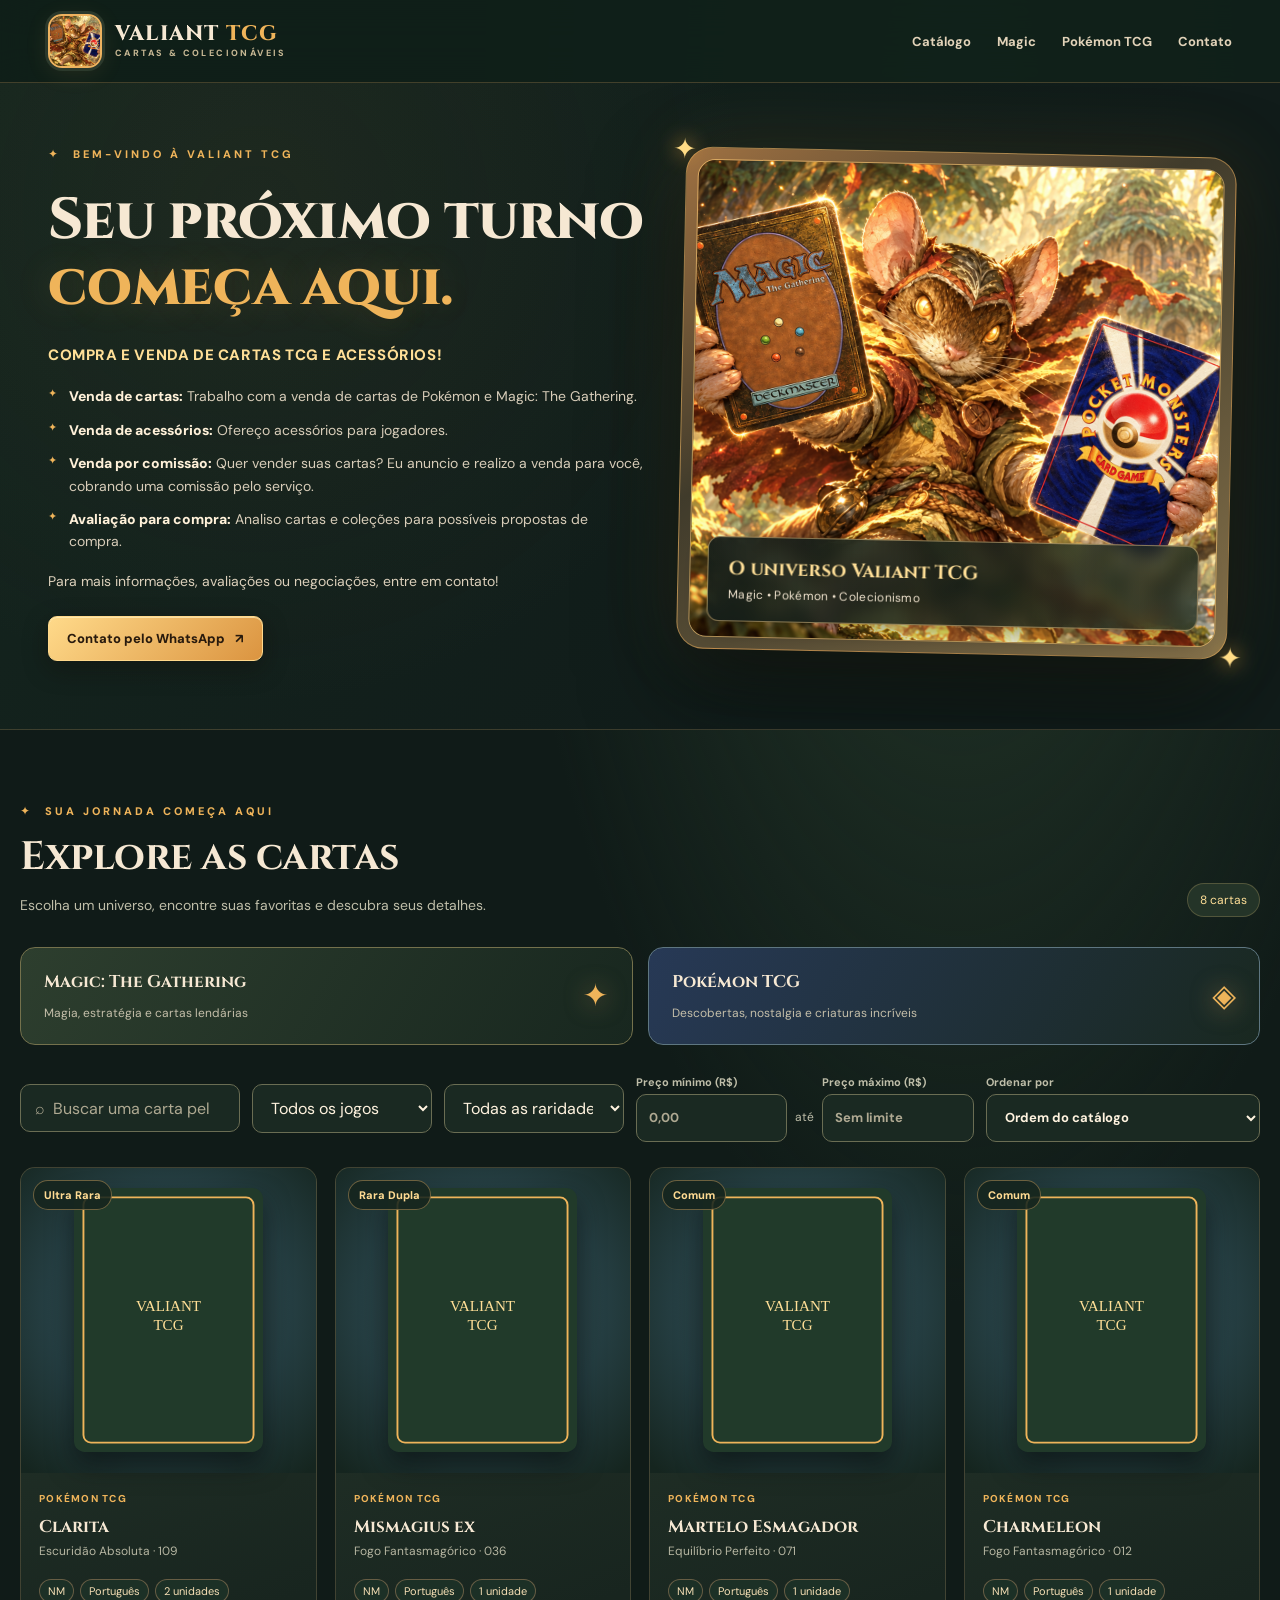
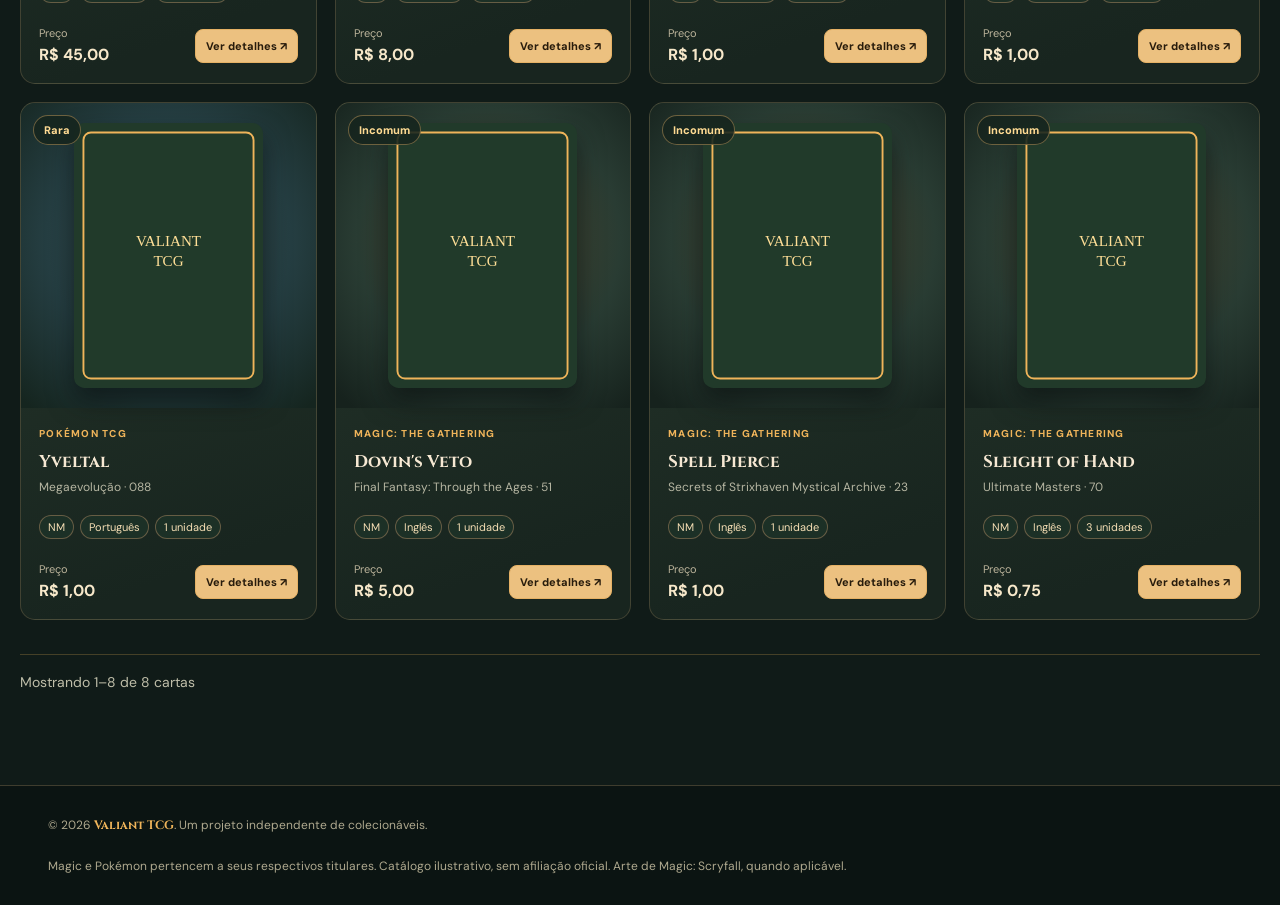
<file: index.html>
<!doctype html>
<html lang="pt-BR">
<head>
  <meta charset="UTF-8">
  <meta name="viewport" content="width=device-width, initial-scale=1">
  <meta name="theme-color" content="#14231e">
  <meta name="description" content="Valiant TCG: compra e venda de cartas Pokémon e Magic: The Gathering, acessórios TCG, venda por comissão e avaliação de coleções.">
  <meta property="og:title" content="Valiant TCG | Magic & Pokémon">
  <meta property="og:description" content="Seu próximo turno começa aqui. Compra e venda de cartas TCG, acessórios, venda por comissão e avaliação de coleções.">
  <meta property="og:image" content="assets/foto-valiant.png">
  <title>Valiant TCG | Magic & Pokémon</title>
  <link rel="icon" type="image/svg+xml" href="assets/valiant-favicon.svg">
  <link rel="preconnect" href="https://fonts.googleapis.com">
  <link rel="preconnect" href="https://fonts.gstatic.com" crossorigin>
  <link href="https://fonts.googleapis.com/css2?family=Cinzel:wght@600;700;800&family=DM+Sans:wght@400;500;600;700;800&display=swap" rel="stylesheet">
  <style>
    :root {
      color-scheme: dark;
      --bg: #101b18;
      --bg-deep: #0b1412;
      --surface: #1a2922;
      --surface-elevated: #223429;
      --surface-warm: #342a20;
      --forest: #38543b;
      --copper: #af6639;
      --navy: #273b59;
      --gold: #efb45a;
      --gold-light: #ffdf97;
      --cream: #fff1d9;
      --text: #f6e8d3;
      --muted: #bfbea9;
      --line: #5e654a;
      --display: 'Cinzel', Georgia, serif;
      --body: 'DM Sans', system-ui, sans-serif;
      font-family: var(--body);
      background: var(--bg);
      color: var(--text);
    }
    * { box-sizing: border-box; }
    html { scroll-behavior: smooth; scroll-padding-top: 94px; }
    body { margin: 0; background: radial-gradient(ellipse at 75% 5%, #273b2b 0, transparent 35%), var(--bg); }
    button, input, select { font: inherit; }
    button { cursor: pointer; }
    a { color: inherit; text-decoration: none; }
    button:focus-visible, a:focus-visible, input:focus-visible, select:focus-visible { outline: 3px solid var(--gold-light); outline-offset: 3px; }
    .container { width: min(1240px, 100%); margin: 0 auto; padding: 0 28px; }
    .site-header { position: sticky; z-index: 30; top: 0; border-bottom: 1px solid #92734666; background: #102019ed; backdrop-filter: blur(18px); }
    .header-inner { min-height: 82px; display: flex; align-items: center; justify-content: space-between; gap: 24px; }
    .brand { display: inline-flex; align-items: center; gap: 13px; flex-shrink: 0; }
    .brand-mark { position: relative; display: grid; place-items: center; overflow: hidden; width: 54px; height: 54px; border-radius: 14px; flex-shrink: 0; border: 2px solid #edb260; background: radial-gradient(circle at 35% 25%, #536747, #162820 85%); box-shadow: 0 0 0 3px #2b392c, 0 5px 25px #e7ab4e1c; }
    .brand-monogram { font: 800 31px/1 var(--display); color: #ffdd91; text-shadow: 0 2px 9px #0007; }
    .brand-photo { position: absolute; inset: 0; width: 100%; height: 100%; object-fit: cover; }
    .brand-photo[hidden], .hero-image[hidden], .hero-placeholder[hidden] { display: none !important; }
    .brand-text { display: flex; flex-direction: column; gap: 1px; }
    .brand-title { font: 800 21px/1.05 var(--display); letter-spacing: 1.2px; white-space: nowrap; }
    .brand-title span { color: var(--gold); }
    .brand-sub { color: #c7b894; text-transform: uppercase; font-size: 9px; letter-spacing: 2.4px; font-weight: 800; }
    .navlinks { display: flex; align-items: center; gap: 26px; color: #e2d3b9; font-weight: 700; font-size: 13px; }
    .navlinks a:hover { color: var(--gold-light); }
    .btn { display: inline-flex; align-items: center; justify-content: center; gap: 10px; border-radius: 9px; min-height: 45px; padding: 11px 18px; font-weight: 800; font-size: 13px; transition: transform .2s, background .2s, border-color .2s; }
    .btn:hover { transform: translateY(-2px); }
    .btn-gold { background: linear-gradient(135deg, #ffda8a, #db9440); color: #281a0d; border: 1px solid #ffd88b; box-shadow: inset 0 1px #fff3c3aa, 0 8px 24px #120d0766; }
    .btn-outline { border: 1px solid #95794b; color: var(--cream); background: #152a22a8; }
    .btn-outline:hover { border-color: var(--gold); background: #254032; }
    .hero { isolation: isolate; border-bottom: 1px solid #86704b55; overflow: hidden; background: radial-gradient(circle at 20% 20%, #5d4c2e25, transparent 43%), linear-gradient(125deg, #14251e, #111c1a 70%); }
    .hero-grid { display: grid; grid-template-columns: minmax(0, 1.04fr) minmax(0, .96fr); align-items: center; gap: 36px; min-height: 605px; padding-top: 48px; padding-bottom: 54px; }
    .hero-copy { position: relative; z-index: 2; padding: 14px 0; }
    .eyebrow { color: var(--gold); font-size: 11px; letter-spacing: 3px; line-height: 1.6; font-weight: 800; text-transform: uppercase; }
    .eyebrow::before { content: '✦'; padding-right: 12px; font-size: 12px; }
    .hero h1 { font: 800 clamp(38px, 4.5vw, 66px)/1.15 var(--display); letter-spacing: -.7px; margin: 24px 0; text-wrap: balance; }
    .hero h1 em { color: var(--gold); font-style: normal; text-shadow: 0 0 36px #e7ac4e31; }
    .hero-copy > p { max-width: 540px; color: #d1c9b4; line-height: 1.7; font-size: 15px; margin: 0; }
    .services-title { margin: 3px 0 19px; color: var(--gold-light); font-size: 15px; line-height: 1.45; font-weight: 800; letter-spacing: .6px; text-transform: uppercase; }
    .services-list { list-style: none; padding: 0; margin: 0; display: grid; gap: 11px; }
    .services-list li { position: relative; padding-left: 21px; color: #d8cdb9; line-height: 1.6; font-size: 14px; }
    .services-list li::before { content: '✦'; position: absolute; left: 0; top: 0; color: var(--gold); font-size: 11px; }
    .services-list strong { color: var(--cream); font-weight: 800; }
    .hero-copy .services-contact { margin-top: 17px; color: #dcd0bb; font-size: 14px; line-height: 1.6; }
    .whatsapp-notice { max-width: 520px; font-size: 11px !important; color: #d2c09d !important; margin-top: 10px !important; }
    .hero-actions { display: flex; gap: 12px; flex-wrap: wrap; margin-top: 24px; }
    .hero-image-frame { position: relative; padding: 11px; border-radius: 27px; border: 1px solid #e1a85a8c; background: linear-gradient(145deg, #9f7142, #403b2b 40%, #847049 100%); box-shadow: 0 36px 90px #050a09af, 0 0 75px #e6a14a24; transform: rotate(1.2deg); }
    .hero-image-frame::before, .hero-image-frame::after { content: '✦'; position: absolute; z-index: 2; font-size: 28px; color: #ffdc86; text-shadow: 0 0 20px #ffb443; }
    .hero-image-frame::before { left: -14px; top: -17px; }
    .hero-image-frame::after { right: -16px; bottom: -18px; }
    .hero-image { width: 100%; height: 478px; display: block; border-radius: 18px; object-fit: cover; object-position: center; border: 1px solid #ffca73a0; }
    .hero-placeholder { width: 100%; height: 478px; display: flex; flex-direction: column; align-items: center; justify-content: center; gap: 15px; text-align: center; padding: 32px; border-radius: 18px; border: 1px solid #ffca73a0; background: radial-gradient(circle at 50% 37%, #7b693a77, transparent 50%), radial-gradient(circle at 25% 80%, #3a57428b, transparent 45%), linear-gradient(135deg, #1e3429, #152320 70%, #293322); }
    .hero-placeholder .hero-symbol { width: 145px; height: 185px; border: 3px double #e9b66a; border-radius: 12px; display: grid; place-items: center; transform: rotate(-7deg); color: var(--gold-light); font: 800 85px/1 var(--display); box-shadow: 0 10px 38px #0008, 0 0 32px #efb45a22; }
    .hero-placeholder strong { font: 800 clamp(23px, 3vw, 33px)/1.2 var(--display); letter-spacing: .09em; color: var(--gold-light); }
    .hero-placeholder small { font-size: 12px; letter-spacing: .14em; color: var(--cream); text-transform: uppercase; }
    .hero-image-caption { position: absolute; left: 29px; right: 29px; bottom: 27px; padding: 18px 20px; border: 1px solid #fbd4907a; border-radius: 12px; background: linear-gradient(90deg, #111b18e9, #17271dbb); backdrop-filter: blur(8px); box-shadow: 0 8px 26px #0006; }
    .hero-image-caption span { display: block; color: var(--gold-light); font: 700 19px var(--display); }
    .hero-image-caption small { display: block; color: #efe2cd; margin-top: 5px; font-size: 12px; letter-spacing: .3px; }
    .section { padding: 72px 0 90px; }
    .section-top { display: flex; align-items: flex-end; justify-content: space-between; gap: 20px; margin-bottom: 24px; }
    .section h2 { font: 700 clamp(27px, 3.1vw, 40px)/1.23 var(--display); letter-spacing: -.5px; margin: 12px 0; }
    .section-intro { color: var(--muted); line-height: 1.6; margin: 0; font-size: 14px; }
    .count { font-size: 12px; color: var(--gold-light); border: 1px solid #7a754b88; background: #243428; border-radius: 999px; white-space: nowrap; padding: 8px 12px; }
    .catalog-source { margin: 0 0 18px; padding: 11px 14px; font-size: 12px; line-height: 1.6; color: #f4dfb8; background: #1b3027; border: 1px solid #9a7c4d85; border-radius: 10px; }
    .catalog-source.preview { background: #3c3020; border-color: #d8a45d; }
    .catalog-source.problem { background: #4a2925; border-color: #c77d69; }
    .collections { display: grid; grid-template-columns: 1fr 1fr; gap: 15px; margin: 30px 0; }
    .collection-tile { display: flex; align-items: center; justify-content: space-between; gap: 12px; border: 1px solid #74714c; border-radius: 15px; padding: 22px 23px; background: linear-gradient(120deg, #2d3e2e, #18271f); text-align: left; color: var(--text); transition: transform .2s, border-color .2s; }
    .collection-tile:nth-child(2) { background: linear-gradient(120deg, #273956, #192820); border-color: #5e7681; }
    .collection-tile:hover { transform: translateY(-3px); border-color: var(--gold); }
    .collection-tile strong { font: 700 17px var(--display); display: block; margin-bottom: 8px; }
    .collection-tile small { color: #c4bea9; font-size: 12px; }
    .collection-tile .tile-icon { font-size: 31px; color: var(--gold); filter: drop-shadow(0 2px 12px #daa45c90); }
    .filters { display: flex; gap: 12px; flex-wrap: wrap; align-items: center; margin-bottom: 25px; }
    .search, select { min-height: 48px; border-radius: 10px; padding: 12px 14px; background: #1a2922; border: 1px solid #6a6d53; color: #fff3df; outline: none; }
    .search { flex: 2; min-width: 220px; }
    select { flex: 1; min-width: 180px; }
    .search:focus, select:focus { border-color: var(--gold); }
    .search::placeholder { color: #afa992; }
    .grid { display: grid; grid-template-columns: repeat(4, minmax(0, 1fr)); gap: 18px; }
    .card { overflow: hidden; border-radius: 15px; border: 1px solid #6a614780; background: linear-gradient(160deg, #27372c, #18251f 85%); transition: transform .22s, border-color .22s, box-shadow .22s; }
    .card:hover { transform: translateY(-6px); border-color: #e5ad60; box-shadow: 0 17px 38px #070e0c66; }
    .artwrap { position: relative; height: 305px; display: flex; align-items: center; justify-content: center; padding: 20px; background: radial-gradient(circle at 52% 45%, #7557318a 0, #293c33 58%, #16221d 95%); }
    .card[data-game="Pokémon"] .artwrap { background: radial-gradient(circle at 50% 45%, #4b6b8175 0, #253e42 55%, #15251f 97%); }
    .artwrap img { height: 100%; max-width: 100%; object-fit: contain; filter: drop-shadow(0 13px 13px #060b0b99); }
    .tag { position: absolute; top: 12px; left: 12px; border-radius: 999px; background: #16251ee0; border: 1px solid #c49c5e80; font-size: 11px; font-weight: 800; color: #ffdb93; padding: 7px 10px; }
    .info { padding: 19px 18px 18px; }
    .game { font-size: 10px; letter-spacing: 1.25px; color: var(--gold); font-weight: 800; text-transform: uppercase; }
    .info h3 { font: 700 17px/1.35 var(--display); margin: 11px 0 5px; }
    .sub { font-size: 12px; color: #b6b6a2; min-height: 18px; }
    .cardbottom { margin-top: 18px; display: flex; align-items: center; justify-content: space-between; gap: 6px; }
    .price { font-size: 11px; color: #bcb49b; }
    .price strong { font-size: 14px; color: #f7e8ca; display: block; margin-top: 4px; }
    .detailbtn { color: #281c0c; border: 1px solid #e5b165; background: #ecc180; border-radius: 8px; padding: 9px 10px; font-size: 11px; font-weight: 800; }
    .detailbtn:hover { background: #ffe0a1; }
    .inventory-meta { color: #d3c9b3; font-size: 11px; line-height: 1.5; min-height: 35px; margin-top: 12px; display: flex; flex-wrap: wrap; align-items: center; gap: 6px; }
    .inventory-pill { border: 1px solid #9f805d90; border-radius: 999px; padding: 3px 8px; background: #1c3026; color: #f6dfb5; }
    .inventory-pill.out { border-color: #b7766270; color: #e9b19e; }
    .inventory-pill.demo { border-color: #8d955a70; color: #cdd8a9; }
    .cardbottom .price strong { font-size: 16px; }
    .card .tag { z-index: 2; }
    .empty { grid-column: 1 / -1; text-align: center; padding: 70px 18px; color: var(--muted); border: 1px dashed var(--line); border-radius: 12px; }
    .footer { border-top: 1px solid #74664a80; background: var(--bg-deep); padding: 31px 0; color: #afa98f; font-size: 12px; }
    .footer-inner { display: flex; justify-content: space-between; gap: 25px; flex-wrap: wrap; align-items: center; }
    .footer strong { color: var(--gold); font-family: var(--display); }
    .overlay { position: fixed; z-index: 50; inset: 0; background: #040b09e8; display: none; justify-content: center; align-items: center; padding: 18px; backdrop-filter: blur(9px); }
    .overlay.open { display: flex; }
    .modal { position: relative; display: grid; grid-template-columns: 280px 1fr; gap: 29px; width: min(760px, 100%); padding: 30px; background: linear-gradient(145deg, #2d3c2d, #192820); border: 1px solid #d4a365; border-radius: 19px; box-shadow: 0 28px 110px #000b; max-height: 94vh; overflow: auto; }
    .modal > img { width: 100%; max-height: 420px; object-fit: contain; align-self: center; }
    .modal h2 { font: 700 27px/1.25 var(--display); margin: 12px 0; }
    .modal p { line-height: 1.75; color: #d5cbb4; font-size: 14px; }
    .close { position: absolute; top: 12px; right: 12px; border: 1px solid #c2a37388; border-radius: 50%; background: #24362a; color: #fff0d4; width: 34px; height: 34px; font-weight: 800; }
    .modal .btn { margin-top: 6px; }
    @media (max-width: 1040px) {
      .navlinks { gap: 16px; }
      .hero-grid { gap: 26px; }
      .hero-image, .hero-placeholder { height: 445px; }
      .grid { grid-template-columns: repeat(3, minmax(0, 1fr)); }
    }
    @media (max-width: 850px) {
      .navlinks { display: none; }
      .hero-grid { grid-template-columns: 1fr; padding-top: 55px; padding-bottom: 65px; }
      .hero-copy { max-width: 680px; }
      .hero-image-frame { width: min(670px, 100%); margin: 0 auto; transform: none; }
      .hero-image, .hero-placeholder { height: auto; aspect-ratio: 1.4; }
      .grid { grid-template-columns: repeat(2, minmax(0, 1fr)); }
    }
    @media (max-width: 560px) {
      .container { padding: 0 17px; }
      .header-inner { min-height: 70px; gap: 8px; }
      .brand { gap: 9px; }
      .brand-mark { width: 44px; height: 44px; border-radius: 10px; }
      .brand-monogram { font-size: 25px; }
      .hero-placeholder .hero-symbol { width: 90px; height: 120px; font-size: 53px; }
      .brand-title { font-size: 15px; }
      .brand-sub { letter-spacing: 1.1px; font-size: 8px; }
      .header-inner > .btn { font-size: 11px; min-height: 38px; padding: 8px 10px; }
      .hero h1 { font-size: clamp(33px, 8.2vw, 47px); }
      .hero-copy > p { font-size: 14px; }
      .services-title { font-size: 13px; }
      .services-list li { font-size: 13px; }
      .hero-image-caption { left: 18px; right: 18px; bottom: 18px; padding: 12px; }
      .hero-image-caption span { font-size: 14px; }
      .hero-image-caption small { font-size: 10px; }
      .section { padding: 54px 0 67px; }
      .section-top { align-items: flex-start; }
      .count { font-size: 10px; }
      .collections { grid-template-columns: 1fr; }
      .collection-tile { padding: 18px; }
      .artwrap { height: 225px; padding: 12px; }
      .grid { gap: 11px; }
      .info { padding: 13px; }
      .info h3 { font-size: 13px; min-height: 35px; }
      .sub { font-size: 10px; }
      .cardbottom { align-items: flex-end; flex-wrap: wrap; }
      .detailbtn { width: 100%; }
      .modal { grid-template-columns: 1fr; gap: 15px; padding: 21px; }
      .modal > img { max-height: 255px; }
      .modal h2 { font-size: 21px; }
    }
    @media (max-width: 360px) { .grid { grid-template-columns: 1fr; } .artwrap { height: 290px; } }
    @media (prefers-reduced-motion: reduce) { *, *::before, *::after { scroll-behavior: auto !important; transition: none !important; } }

    /* Paginação e seleção dos filtros na vitrine pública */
    .pagination-wrap { margin-top: 34px; display: flex; align-items: center; justify-content: space-between; gap: 16px; padding: 18px 0 4px; border-top: 1px solid rgba(239,180,90,.24); }
    .pagination-info { color: var(--muted); font-size: 14px; }
    .pagination { display: flex; align-items: center; gap: 10px; flex-wrap: wrap; justify-content: flex-end; }
    .pagination button { min-width: 42px; height: 42px; border-radius: 999px; border: 1px solid rgba(239,180,90,.45); background: rgba(20,35,30,.72); color: var(--cream); padding: 0 14px; font-weight: 700; }
    .pagination button.active { background: linear-gradient(180deg, #f2bd64, #d59a40); color: #25180d; border-color: #f0c067; }
    .pagination button:disabled { opacity: .45; cursor: default; }
    .pagination button:hover:not(:disabled) { transform: translateY(-1px); box-shadow: 0 10px 24px rgba(0,0,0,.22); }
    .pagination-ellipsis { color: var(--gold-light); padding: 0 3px; }
    .grid { scroll-margin-top: 110px; }
    .collection-tile.is-selected { border-color: var(--gold); box-shadow: 0 0 0 2px rgba(239,180,90,.22), inset 0 1px rgba(255,231,188,.13); background: linear-gradient(125deg, #354e36, #233a2b); }
    .navlinks [data-filter].is-selected { color: var(--gold-light); text-decoration: underline; text-decoration-color: var(--gold); text-underline-offset: 7px; }
    @media(max-width:640px) {
      .pagination-wrap { flex-direction: column; align-items: stretch; }
      .pagination { justify-content: center; }
      .pagination-info { text-align: center; }
    }

    /* Filtro de valores e ordenação */
    .price-range { display: flex; align-items: end; gap: 8px; flex: 1 1 255px; }
    .price-range label { flex: 1 1 0; min-width: 105px; display: grid; gap: 5px; color: var(--muted); font-size: 11px; font-weight: 700; }
    .price-range input { width: 100%; min-height: 48px; border-radius: 10px; padding: 12px; background: #1a2922; border: 1px solid #6a6d53; color: #fff3df; font-size: 13px; }
    .price-range input:focus { border-color: var(--gold); outline: 2px solid rgba(239,180,90,.18); }
    .price-range input::placeholder { color: #afa992; }
    .price-separator { color: var(--muted); font-size: 12px; padding-bottom: 17px; }
    .sort-field { display: grid; gap: 5px; flex: 1 1 192px; min-width: 180px; color: var(--muted); font-size: 11px; font-weight: 700; }
    .sort-field select { min-height: 48px; max-width: 100%; width: 100%; font-size: 13px; }
    @media (max-width: 560px) {
      .price-range, .sort-field { flex-basis: 100%; width: 100%; }
      .price-range label { min-width: 0; }
    }
  </style>
</head>
<body>
  <header class="site-header">
    <div class="container header-inner">
      <a class="brand" href="#inicio" aria-label="Valiant TCG — início">
        <span class="brand-mark" aria-hidden="true"><span class="brand-monogram">V</span><img class="brand-photo" id="brandPhoto" hidden alt=""></span>
        <span class="brand-text"><span class="brand-title">VALIANT <span>TCG</span></span><span class="brand-sub">Cartas & colecionáveis</span></span>
      </a>
      <nav class="navlinks" aria-label="Navegação principal">
        <a href="#catalogo">Catálogo</a>
        <a href="#catalogo" data-filter="Magic">Magic</a>
        <a href="#catalogo" data-filter="Pokémon">Pokémon TCG</a>
        <a href="#contato">Contato</a>
      </nav>
    </div>
  </header>
  <main>
    <section class="hero" id="inicio">
      <div class="container hero-grid">
        <div class="hero-copy">
          <div class="eyebrow">Bem-vindo à Valiant TCG</div>
          <h1>Seu próximo turno <em>começa aqui.</em></h1>
          <h2 class="services-title">COMPRA E VENDA DE CARTAS TCG E ACESSÓRIOS!</h2>
          <ul class="services-list">
            <li><strong>Venda de cartas:</strong> Trabalho com a venda de cartas de Pokémon e Magic: The Gathering.</li>
            <li><strong>Venda de acessórios:</strong> Ofereço acessórios para jogadores.</li>
            <li><strong>Venda por comissão:</strong> Quer vender suas cartas? Eu anuncio e realizo a venda para você, cobrando uma comissão pelo serviço.</li>
            <li><strong>Avaliação para compra:</strong> Analiso cartas e coleções para possíveis propostas de compra.</li>
          </ul>
          <p class="services-contact">Para mais informações, avaliações ou negociações, entre em contato!</p>
          <div class="hero-actions" id="contato">
            <a class="btn btn-gold" data-whatsapp href="https://wa.me/5516996176955" target="_blank" rel="noopener noreferrer">Contato pelo WhatsApp <span aria-hidden="true">↗</span></a>
          </div>
        </div>
        <div class="hero-image-frame">
          <img class="hero-image" id="heroPhoto" alt="Imagem de apresentação da Valiant TCG" hidden fetchpriority="high">
          <div class="hero-placeholder" id="heroPlaceholder" aria-label="Identidade visual Valiant TCG"><span class="hero-symbol" aria-hidden="true">V</span><strong>VALIANT TCG</strong><small>Magic · Pokémon · Colecionáveis</small></div>
          <div class="hero-image-caption"><span>O universo Valiant TCG</span><small>Magic • Pokémon • Colecionismo</small></div>
        </div>
      </div>
    </section>
    <section class="section container" id="catalogo">
      <div class="section-top">
        <div><div class="eyebrow">Sua jornada começa aqui</div><h2>Explore as cartas</h2><p class="section-intro">Escolha um universo, encontre suas favoritas e descubra seus detalhes.</p></div>
        <span class="count" id="counter" aria-live="polite"></span>
      </div>
      <div class="catalog-source" id="catalogSource" role="status" aria-live="polite" hidden></div>
      <div class="collections" aria-label="Filtrar por universo">
        <button class="collection-tile" type="button" data-select-game="Magic"><span><strong>Magic: The Gathering</strong><small>Magia, estratégia e cartas lendárias</small></span><span class="tile-icon" aria-hidden="true">✦</span></button>
        <button class="collection-tile" type="button" data-select-game="Pokémon"><span><strong>Pokémon TCG</strong><small>Descobertas, nostalgia e criaturas incríveis</small></span><span class="tile-icon" aria-hidden="true">◈</span></button>
      </div>
      <div class="filters">
        <input class="search" id="search" type="search" placeholder="⌕  Buscar uma carta pelo nome..." aria-label="Buscar cartas">
        <select id="game" aria-label="Filtrar por jogo">
          <option value="all">Todos os jogos</option><option value="Magic">Magic: The Gathering</option><option value="Pokémon">Pokémon TCG</option>
        </select>
        <select id="rarity" aria-label="Filtrar por raridade">
          <option value="all">Todas as raridades</option>
        </select>
        <div class="price-range" role="group" aria-label="Filtrar por faixa de preço">
          <label for="minPrice"><span>Preço mínimo (R$)</span><input type="number" id="minPrice" min="0" step="0.01" inputmode="decimal" placeholder="0,00"></label>
          <span class="price-separator" aria-hidden="true">até</span>
          <label for="maxPrice"><span>Preço máximo (R$)</span><input type="number" id="maxPrice" min="0" step="0.01" inputmode="decimal" placeholder="Sem limite"></label>
        </div>
        <label class="sort-field" for="sortBy"><span>Ordenar por</span>
          <select id="sortBy" aria-label="Ordenar cartas">
            <option value="default">Ordem do catálogo</option>
            <option value="nameAsc">Nome: A–Z</option>
            <option value="nameDesc">Nome: Z–A</option>
            <option value="priceAsc">Preço: menor primeiro</option>
            <option value="priceDesc">Preço: maior primeiro</option>
          </select>
        </label>
      </div>
      <div class="grid" id="grid" aria-live="polite"></div>
      <div class="pagination-wrap">
        <div class="pagination-info" id="paginationInfo"></div>
        <div class="pagination" id="pagination" aria-label="Paginação do catálogo"></div>
      </div>
    </section>
  </main>
  <footer class="footer"><div class="container footer-inner"><span>© <span id="year"></span> <strong>Valiant TCG</strong>. Um projeto independente de colecionáveis.</span><span>Magic e Pokémon pertencem a seus respectivos titulares. Catálogo ilustrativo, sem afiliação oficial. Arte de Magic: Scryfall, quando aplicável.</span></div></footer>
  <div class="overlay" id="overlay" role="dialog" aria-modal="true" aria-labelledby="modalName" aria-hidden="true">
    <div class="modal" role="document">
      <button class="close" id="close" aria-label="Fechar detalhes">✕</button>
      <img id="modalImage" alt="">
      <div><div class="eyebrow" id="modalGame"></div><h2 id="modalName"></h2><p id="modalDesc"></p><p id="modalMeta"></p><a class="btn btn-gold" id="modalContact" data-whatsapp href="https://wa.me/5516996176955" target="_blank" rel="noopener noreferrer">Consultar carta <span aria-hidden="true">↗</span></a></div>
    </div>
  </div>
  <script src="assets/catalog-shared.js"></script>
  <script>
    // Atualiza sempre a cópia publicada de catalogo.js, sem usar o cache local do navegador.
    // A URL varia a cada carregamento. Isso não substitui o envio do arquivo ao GitHub.
    const publishedCatalogReady = new Promise(resolve => {
      const script = document.createElement('script');
      script.src = 'assets/catalogo.js?atualizacao=' + Date.now();
      script.onload = () => resolve(true);
      script.onerror = () => resolve(false);
      document.head.appendChild(script);
    });
  </script>
  <script>
  (async function iniciarVitrine() {
    const publishedCatalogLoaded = await publishedCatalogReady;
    // Telefone de atendimento da Valiant TCG: +55 (16) 99617-6955.
    const WHATSAPP_NUMBER = '5516996176955';
    const HERO_WHATSAPP_MESSAGE = 'Olá, tudo bem? Vim pelo site Valiant TCG e gostaria de saber mais sobre o site.';
    const heroWhatsappUrl = 'https://wa.me/' + WHATSAPP_NUMBER + '?text=' + encodeURIComponent(HERO_WHATSAPP_MESSAGE);
    const heroWhatsapp = document.querySelector('.hero-actions [data-whatsapp]');
    if (heroWhatsapp) heroWhatsapp.href = heroWhatsappUrl;

    // A foto do mascote é exibida no cabeçalho e no banner a partir de assets/foto-valiant.png.
    // Caso a foto não carregue, mostramos a marca em vez de uma imagem quebrada.
    const photoUrl = 'assets/foto-valiant.png';
    const photoTest = new Image();
    photoTest.onload = () => {
      const hero = document.getElementById('heroPhoto');
      const brand = document.getElementById('brandPhoto');
      hero.src = photoUrl;
      brand.src = photoUrl;
      hero.hidden = false;
      brand.hidden = false;
      document.getElementById('heroPlaceholder').hidden = true;
      document.querySelector('link[rel="icon"]').href = photoUrl;
    };
    photoTest.src = photoUrl;

    // Vitrine pública SEMPRE usa catalogo.js; só ?preview=1 usa o armazenamento local.
    // Nunca confundir prévia no navegador com o conteúdo efetivamente publicado.
    const store = window.ValiantCatalog;
    const preview = new URLSearchParams(window.location.search).get('preview') === '1';
    const catalogDoc = preview ? store.get() : store.bundled();
    const catalogSource = document.getElementById('catalogSource');
    if (preview) {
      catalogSource.hidden = false;
      catalogSource.classList.add('preview');
      catalogSource.textContent = 'PRÉVIA LOCAL — estas alterações podem ainda não estar publicadas. Use “Exportar para o site” no painel para atualizar os visitantes.';
    } else if (!publishedCatalogLoaded) {
      catalogSource.hidden = false;
      catalogSource.classList.add('problem');
      catalogSource.textContent = 'Não foi possível carregar assets/catalogo.js. Verifique se o arquivo existe no mesmo site e na pasta correta.';
    }
    const placeholder = 'data:image/svg+xml;charset=utf-8,' + encodeURIComponent('<svg xmlns="http://www.w3.org/2000/svg" width="300" height="420"><rect width="100%" height="100%" rx="17" fill="#213a2a"/><rect x="15" y="15" width="270" height="390" rx="12" fill="none" stroke="#efb45a" stroke-width="3"/><text x="150" y="195" text-anchor="middle" fill="#ffdf97" font-size="24" font-family="Georgia">VALIANT</text><text x="150" y="226" text-anchor="middle" fill="#ffdf97" font-size="24" font-family="Georgia">TCG</text></svg>');
    let cards = catalogDoc.items;
    const PAGE_SIZE = 12;
    let currentPage = 1;
    const grid = document.getElementById('grid');
    const search = document.getElementById('search');
    const game = document.getElementById('game');
    const rarity = document.getElementById('rarity');
    const minPrice = document.getElementById('minPrice');
    const maxPrice = document.getElementById('maxPrice');
    const sortBy = document.getElementById('sortBy');
    const pagination = document.getElementById('pagination');
    const paginationInfo = document.getElementById('paginationInfo');
    const overlay = document.getElementById('overlay');
    const closeButton = document.getElementById('close');
    let priorFocus = null;
    const cachedImages = new Map();
    const e = store.safeText;
    function updateRarityFilter(){
      const current=rarity.value;
      const candidates=game.value==='all'
        ? [...new Set([...store.RARITIES['Pokémon'],...store.RARITIES['Magic']])]
        : store.RARITIES[game.value];
      rarity.replaceChildren(new Option('Todas as raridades','all'),...candidates.map(label=>new Option(label,label)),new Option('Não informada','Não informada'));
      rarity.value=candidates.includes(current)||current==='Não informada'?current:'all';
    }
    game.addEventListener('change',()=>{updateRarityFilter();currentPage=1;render();});

    function imageFor(c) {return store.url(c.image) || cachedImages.get(c.scryfall) || placeholder;}
    function inventory(c) {
      if(c.demo) return '<span class="inventory-pill demo">Carta ilustrativa</span>';
      return `<span class="inventory-pill">${e(c.condition || 'Conservação sob consulta')}</span>${c.language ? `<span class="inventory-pill">${e(c.language)}</span>` : ''}<span class="inventory-pill ${c.quantity===0?'out':''}">${c.quantity ? c.quantity+' '+(c.quantity===1?'unidade':'unidades') : 'Esgotada'}</span>`;
    }
    function updateFilterHighlights() {
      document.querySelectorAll('[data-select-game]').forEach(button => {
        const selected = game.value === button.dataset.selectGame;
        button.classList.toggle('is-selected', selected);
        button.setAttribute('aria-pressed', String(selected));
      });
      document.querySelectorAll('[data-filter]').forEach(link => {
        const selected = game.value === link.dataset.filter;
        link.classList.toggle('is-selected', selected);
        if (selected) link.setAttribute('aria-current', 'true');
        else link.removeAttribute('aria-current');
      });
    }
    function render() {
      updateFilterHighlights();
      const q = search.value.trim().toLocaleLowerCase('pt-BR');
      const minValue = minPrice.value !== '' && Number.isFinite(minPrice.valueAsNumber) ? Math.max(0, minPrice.valueAsNumber) : null;
      const maxValue = maxPrice.value !== '' && Number.isFinite(maxPrice.valueAsNumber) ? Math.max(0, maxPrice.valueAsNumber) : null;
      const match = cards.filter(c => {
        const price = Number(c.price);
        return c.published &&
          (game.value === 'all' || c.game === game.value) &&
          (rarity.value === 'all' || c.rarity === rarity.value) &&
          (c.name + ' ' + c.set + ' ' + c.condition).toLocaleLowerCase('pt-BR').includes(q) &&
          (minValue === null || (Number.isFinite(price) && price >= minValue)) &&
          (maxValue === null || (Number.isFinite(price) && price <= maxValue));
      });
      const compareNames = (a,b) => String(a.name || '').localeCompare(String(b.name || ''), 'pt-BR', {sensitivity:'base',numeric:true});
      if (sortBy.value === 'nameAsc') match.sort(compareNames);
      else if (sortBy.value === 'nameDesc') match.sort((a,b) => -compareNames(a,b));
      else if (sortBy.value === 'priceAsc') match.sort((a,b) => (Number(a.price) - Number(b.price)) || compareNames(a,b));
      else if (sortBy.value === 'priceDesc') match.sort((a,b) => (Number(b.price) - Number(a.price)) || compareNames(a,b));
      document.getElementById('counter').textContent = match.length + (match.length===1?' carta':' cartas');
      const totalPages = Math.max(1, Math.ceil(match.length / PAGE_SIZE));
      if (currentPage > totalPages) currentPage = totalPages;
      const start = (currentPage - 1) * PAGE_SIZE;
      const end = start + PAGE_SIZE;
      const visibleCards = match.slice(start, end);
      grid.innerHTML = visibleCards.length ? visibleCards.map(c =>
        `<article class="card" data-game="${e(c.game)}"><div class="artwrap"><span class="tag">${e(c.rarity)}</span><img src="${e(imageFor(c))}" alt="Carta ${e(c.name)}" loading="lazy"></div>`+
        `<div class="info"><div class="game">${c.game === 'Magic' ? 'Magic: The Gathering' : 'Pokémon TCG'}</div><h3>${e(c.name)}</h3><div class="sub">${e(c.set)}</div>`+
        `<div class="inventory-meta">${inventory(c)}</div><div class="cardbottom"><span class="price">${c.demo?'Preço demonstrativo':'Preço'}<strong>${c.demo?'Sob consulta':store.money(c.price)}</strong></span>`+
        `<button class="detailbtn" type="button" data-id="${e(c.id)}">Ver detalhes ↗</button></div></div></article>`
      ).join('') : '<div class="empty">Nenhuma carta encontrada. Experimente outro nome ou filtro.</div>';
      grid.querySelectorAll('img').forEach(img => img.addEventListener('error', () => { if(img.src !== placeholder) img.src=placeholder; }, {once:true}));
      if (match.length) {
        paginationInfo.textContent = `Mostrando ${start + 1}–${Math.min(end, match.length)} de ${match.length} cartas`;
      } else {
        paginationInfo.textContent = 'Nenhum resultado encontrado';
      }
      if (totalPages <= 1) {
        pagination.replaceChildren();
        pagination.hidden = true;
      } else {
        pagination.hidden = false;
        const pages = [];
        pages.push(`<button type="button" data-page="${currentPage-1}" ${currentPage===1?'disabled':''} aria-label="Página anterior">← Anterior</button>`);
        let lastPage = 0;
        for (let page = 1; page <= totalPages; page++) {
          if (page !== 1 && page !== totalPages && Math.abs(page-currentPage) > 1) continue;
          if (lastPage && page > lastPage + 1) pages.push('<span class="pagination-ellipsis" aria-hidden="true">…</span>');
          pages.push(`<button type="button" data-page="${page}" class="${page===currentPage?'active':''}" ${page===currentPage?'aria-current="page"':''} aria-label="Página ${page}">${page}</button>`);
          lastPage = page;
        }
        pages.push(`<button type="button" data-page="${currentPage+1}" ${currentPage===totalPages?'disabled':''} aria-label="Próxima página">Próxima →</button>`);
        pagination.innerHTML = pages.join('');
      }
    }
    function openCard(card) {
      if(!card) return;
      priorFocus = document.activeElement;
      document.getElementById('modalImage').src = imageFor(card);
      document.getElementById('modalImage').alt = 'Carta '+card.name;
      document.getElementById('modalGame').textContent = card.game === 'Magic' ? 'Magic: The Gathering' : 'Pokémon TCG';
      document.getElementById('modalName').textContent = card.name;
      const descriptionEl=document.getElementById('modalDesc');
      descriptionEl.textContent=card.description || '';
      descriptionEl.hidden=!card.description;
      document.getElementById('modalMeta').textContent =
        card.set+' · '+card.rarity+(card.language?' · Idioma: '+card.language:'')+(card.demo?' · Exemplo ilustrativo':' · Estado: '+(card.condition||'sob consulta')+' · '+(card.quantity ? 'Estoque: '+card.quantity : 'Esgotada')+' · '+store.money(card.price));
      const condition = card.condition || 'sob consulta';
      const cardMessage = `Olá, tudo bem? Vim pelo site Valiant TCG e gostaria de saber mais sobre a carta ${card.name}, edição ${card.set}, condição ${condition}.`;
      document.getElementById('modalContact').href = 'https://wa.me/' + WHATSAPP_NUMBER + '?text=' + encodeURIComponent(cardMessage);
      overlay.classList.add('open');
      overlay.setAttribute('aria-hidden','false');
      document.body.style.overflow = 'hidden';
      closeButton.focus();
    }
    function closeCard() {
      overlay.classList.remove('open');
      overlay.setAttribute('aria-hidden','true');
      document.body.style.overflow = '';
      if (priorFocus && priorFocus.isConnected) priorFocus.focus();
    }
    const resetAndRender = () => { currentPage = 1; render(); };
    [search,game,rarity,minPrice,maxPrice,sortBy].forEach(el=>el.addEventListener('input',resetAndRender));
    [minPrice,maxPrice,sortBy].forEach(el=>el.addEventListener('change',resetAndRender));
    grid.addEventListener('click',ev=>{const b=ev.target.closest('[data-id]');if(b) openCard(cards.find(c=>c.id===b.dataset.id));});
    closeButton.addEventListener('click',closeCard);
    overlay.addEventListener('click',ev=>{if(ev.target===overlay)closeCard();});
    document.addEventListener('keydown',ev=>{
      if(!overlay.classList.contains('open'))return;
      if(ev.key==='Escape')closeCard();
      if(ev.key==='Tab') {
        const focusables=Array.from(overlay.querySelectorAll('a[href], button:not([disabled])'));
        const first=focusables[0],last=focusables[focusables.length-1];
        if(ev.shiftKey && document.activeElement===first){ev.preventDefault();last.focus();}
        else if(!ev.shiftKey && document.activeElement===last){ev.preventDefault();first.focus();}
      }
    });
    pagination.addEventListener('click', ev => { const button = ev.target.closest('[data-page]'); if (!button || button.disabled) return; currentPage = Number(button.dataset.page) || 1; render(); grid.scrollIntoView({behavior: 'smooth', block: 'start'}); });
    document.querySelectorAll('[data-filter]').forEach(a=>a.addEventListener('click',()=>{game.value=a.dataset.filter;updateRarityFilter();currentPage=1;render();}));
    document.querySelectorAll('[data-select-game]').forEach(b=>b.addEventListener('click',()=>{game.value=b.dataset.selectGame;search.value='';updateRarityFilter();rarity.value='all';currentPage=1;render();document.querySelector('.filters').scrollIntoView({behavior:'smooth',block:'center'});}));
    document.getElementById('year').textContent = new Date().getFullYear();
    window.addEventListener('storage',ev=>{if(preview && ev.key===store.KEY){cards=store.get().items;currentPage=1;render();}});
    updateRarityFilter();
    render();
    // Fotos ilustrativas de Magic com a API pública do Scryfall (opcional).
    Promise.all(cards.filter(c=>c.scryfall && !c.image).map(async c=>{
      try {
        const res=await fetch('https://api.scryfall.com/cards/named?exact='+encodeURIComponent(c.scryfall));
        if(!res.ok)return;
        const j=await res.json();
        const img=j.image_uris?.normal || j.card_faces?.[0]?.image_uris?.normal;
        if(img?.startsWith('https://'))cachedImages.set(c.scryfall,img);
      } catch {}
    })).then(render);
  })();
  </script>
</body>
</html>
</file>
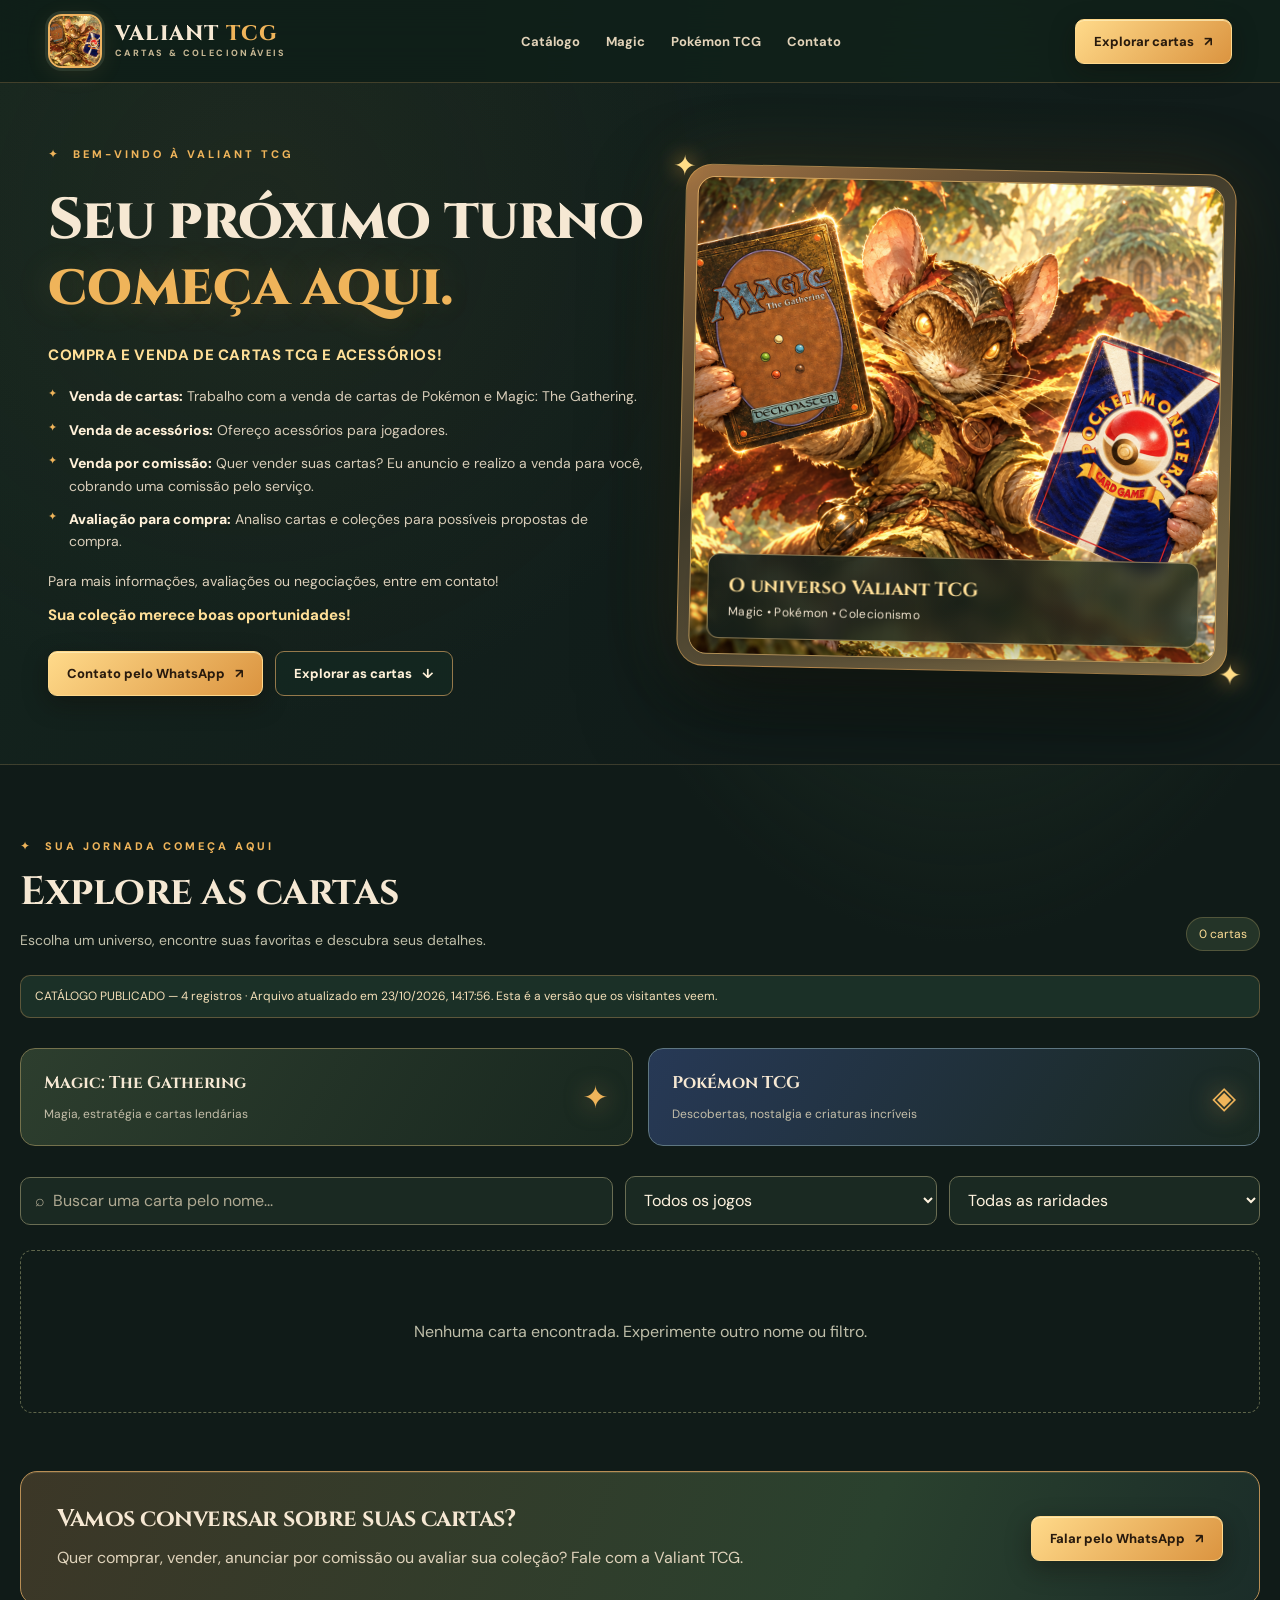
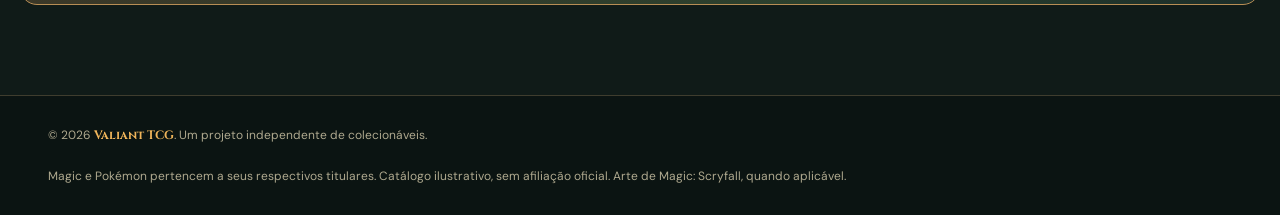
<file: valiant-tcg/index.html>
<!doctype html>
<html lang="pt-BR">
<head>
  <meta charset="UTF-8">
  <meta name="viewport" content="width=device-width, initial-scale=1">
  <meta name="theme-color" content="#14231e">
  <meta name="description" content="Valiant TCG: compra e venda de cartas Pokémon e Magic: The Gathering, acessórios TCG, venda por comissão e avaliação de coleções.">
  <meta property="og:title" content="Valiant TCG | Magic & Pokémon">
  <meta property="og:description" content="Seu próximo turno começa aqui. Compra e venda de cartas TCG, acessórios, venda por comissão e avaliação de coleções.">
  <meta property="og:image" content="assets/foto-valiant.png">
  <title>Valiant TCG | Magic & Pokémon</title>
  <link rel="icon" type="image/svg+xml" href="assets/valiant-favicon.svg">
  <link rel="preconnect" href="https://fonts.googleapis.com">
  <link rel="preconnect" href="https://fonts.gstatic.com" crossorigin>
  <link href="https://fonts.googleapis.com/css2?family=Cinzel:wght@600;700;800&family=DM+Sans:wght@400;500;600;700;800&display=swap" rel="stylesheet">
  <style>
    :root {
      color-scheme: dark;
      --bg: #101b18;
      --bg-deep: #0b1412;
      --surface: #1a2922;
      --surface-elevated: #223429;
      --surface-warm: #342a20;
      --forest: #38543b;
      --copper: #af6639;
      --navy: #273b59;
      --gold: #efb45a;
      --gold-light: #ffdf97;
      --cream: #fff1d9;
      --text: #f6e8d3;
      --muted: #bfbea9;
      --line: #5e654a;
      --display: 'Cinzel', Georgia, serif;
      --body: 'DM Sans', system-ui, sans-serif;
      font-family: var(--body);
      background: var(--bg);
      color: var(--text);
    }
    * { box-sizing: border-box; }
    html { scroll-behavior: smooth; scroll-padding-top: 94px; }
    body { margin: 0; background: radial-gradient(ellipse at 75% 5%, #273b2b 0, transparent 35%), var(--bg); }
    button, input, select { font: inherit; }
    button { cursor: pointer; }
    a { color: inherit; text-decoration: none; }
    button:focus-visible, a:focus-visible, input:focus-visible, select:focus-visible { outline: 3px solid var(--gold-light); outline-offset: 3px; }
    .container { width: min(1240px, 100%); margin: 0 auto; padding: 0 28px; }
    .site-header { position: sticky; z-index: 30; top: 0; border-bottom: 1px solid #92734666; background: #102019ed; backdrop-filter: blur(18px); }
    .header-inner { min-height: 82px; display: flex; align-items: center; justify-content: space-between; gap: 24px; }
    .brand { display: inline-flex; align-items: center; gap: 13px; flex-shrink: 0; }
    .brand-mark { position: relative; display: grid; place-items: center; overflow: hidden; width: 54px; height: 54px; border-radius: 14px; flex-shrink: 0; border: 2px solid #edb260; background: radial-gradient(circle at 35% 25%, #536747, #162820 85%); box-shadow: 0 0 0 3px #2b392c, 0 5px 25px #e7ab4e1c; }
    .brand-monogram { font: 800 31px/1 var(--display); color: #ffdd91; text-shadow: 0 2px 9px #0007; }
    .brand-photo { position: absolute; inset: 0; width: 100%; height: 100%; object-fit: cover; }
    .brand-photo[hidden], .hero-image[hidden], .hero-placeholder[hidden] { display: none !important; }
    .brand-text { display: flex; flex-direction: column; gap: 1px; }
    .brand-title { font: 800 21px/1.05 var(--display); letter-spacing: 1.2px; white-space: nowrap; }
    .brand-title span { color: var(--gold); }
    .brand-sub { color: #c7b894; text-transform: uppercase; font-size: 9px; letter-spacing: 2.4px; font-weight: 800; }
    .navlinks { display: flex; align-items: center; gap: 26px; color: #e2d3b9; font-weight: 700; font-size: 13px; }
    .navlinks a:hover { color: var(--gold-light); }
    .btn { display: inline-flex; align-items: center; justify-content: center; gap: 10px; border-radius: 9px; min-height: 45px; padding: 11px 18px; font-weight: 800; font-size: 13px; transition: transform .2s, background .2s, border-color .2s; }
    .btn:hover { transform: translateY(-2px); }
    .btn-gold { background: linear-gradient(135deg, #ffda8a, #db9440); color: #281a0d; border: 1px solid #ffd88b; box-shadow: inset 0 1px #fff3c3aa, 0 8px 24px #120d0766; }
    .btn-outline { border: 1px solid #95794b; color: var(--cream); background: #152a22a8; }
    .btn-outline:hover { border-color: var(--gold); background: #254032; }
    .hero { isolation: isolate; border-bottom: 1px solid #86704b55; overflow: hidden; background: radial-gradient(circle at 20% 20%, #5d4c2e25, transparent 43%), linear-gradient(125deg, #14251e, #111c1a 70%); }
    .hero-grid { display: grid; grid-template-columns: minmax(0, 1.04fr) minmax(0, .96fr); align-items: center; gap: 36px; min-height: 605px; padding-top: 48px; padding-bottom: 54px; }
    .hero-copy { position: relative; z-index: 2; padding: 14px 0; }
    .eyebrow { color: var(--gold); font-size: 11px; letter-spacing: 3px; line-height: 1.6; font-weight: 800; text-transform: uppercase; }
    .eyebrow::before { content: '✦'; padding-right: 12px; font-size: 12px; }
    .hero h1 { font: 800 clamp(38px, 4.5vw, 66px)/1.15 var(--display); letter-spacing: -.7px; margin: 24px 0; text-wrap: balance; }
    .hero h1 em { color: var(--gold); font-style: normal; text-shadow: 0 0 36px #e7ac4e31; }
    .hero-copy > p { max-width: 540px; color: #d1c9b4; line-height: 1.7; font-size: 15px; margin: 0; }
    .services-title { margin: 3px 0 19px; color: var(--gold-light); font-size: 15px; line-height: 1.45; font-weight: 800; letter-spacing: .6px; text-transform: uppercase; }
    .services-list { list-style: none; padding: 0; margin: 0; display: grid; gap: 11px; }
    .services-list li { position: relative; padding-left: 21px; color: #d8cdb9; line-height: 1.6; font-size: 14px; }
    .services-list li::before { content: '✦'; position: absolute; left: 0; top: 0; color: var(--gold); font-size: 11px; }
    .services-list strong { color: var(--cream); font-weight: 800; }
    .hero-copy .services-contact { margin-top: 17px; color: #dcd0bb; font-size: 14px; line-height: 1.6; }
    .hero-copy .services-outro { margin-top: 12px; color: var(--gold-light); font-size: 15px; font-weight: 800; line-height: 1.5; }
    .whatsapp-notice { max-width: 520px; font-size: 11px !important; color: #d2c09d !important; margin-top: 10px !important; }
    .hero-actions { display: flex; gap: 12px; flex-wrap: wrap; margin-top: 24px; }
    .hero-image-frame { position: relative; padding: 11px; border-radius: 27px; border: 1px solid #e1a85a8c; background: linear-gradient(145deg, #9f7142, #403b2b 40%, #847049 100%); box-shadow: 0 36px 90px #050a09af, 0 0 75px #e6a14a24; transform: rotate(1.2deg); }
    .hero-image-frame::before, .hero-image-frame::after { content: '✦'; position: absolute; z-index: 2; font-size: 28px; color: #ffdc86; text-shadow: 0 0 20px #ffb443; }
    .hero-image-frame::before { left: -14px; top: -17px; }
    .hero-image-frame::after { right: -16px; bottom: -18px; }
    .hero-image { width: 100%; height: 478px; display: block; border-radius: 18px; object-fit: cover; object-position: center; border: 1px solid #ffca73a0; }
    .hero-placeholder { width: 100%; height: 478px; display: flex; flex-direction: column; align-items: center; justify-content: center; gap: 15px; text-align: center; padding: 32px; border-radius: 18px; border: 1px solid #ffca73a0; background: radial-gradient(circle at 50% 37%, #7b693a77, transparent 50%), radial-gradient(circle at 25% 80%, #3a57428b, transparent 45%), linear-gradient(135deg, #1e3429, #152320 70%, #293322); }
    .hero-placeholder .hero-symbol { width: 145px; height: 185px; border: 3px double #e9b66a; border-radius: 12px; display: grid; place-items: center; transform: rotate(-7deg); color: var(--gold-light); font: 800 85px/1 var(--display); box-shadow: 0 10px 38px #0008, 0 0 32px #efb45a22; }
    .hero-placeholder strong { font: 800 clamp(23px, 3vw, 33px)/1.2 var(--display); letter-spacing: .09em; color: var(--gold-light); }
    .hero-placeholder small { font-size: 12px; letter-spacing: .14em; color: var(--cream); text-transform: uppercase; }
    .hero-image-caption { position: absolute; left: 29px; right: 29px; bottom: 27px; padding: 18px 20px; border: 1px solid #fbd4907a; border-radius: 12px; background: linear-gradient(90deg, #111b18e9, #17271dbb); backdrop-filter: blur(8px); box-shadow: 0 8px 26px #0006; }
    .hero-image-caption span { display: block; color: var(--gold-light); font: 700 19px var(--display); }
    .hero-image-caption small { display: block; color: #efe2cd; margin-top: 5px; font-size: 12px; letter-spacing: .3px; }
    .section { padding: 72px 0 90px; }
    .section-top { display: flex; align-items: flex-end; justify-content: space-between; gap: 20px; margin-bottom: 24px; }
    .section h2 { font: 700 clamp(27px, 3.1vw, 40px)/1.23 var(--display); letter-spacing: -.5px; margin: 12px 0; }
    .section-intro { color: var(--muted); line-height: 1.6; margin: 0; font-size: 14px; }
    .count { font-size: 12px; color: var(--gold-light); border: 1px solid #7a754b88; background: #243428; border-radius: 999px; white-space: nowrap; padding: 8px 12px; }
    .catalog-source { margin: 0 0 18px; padding: 11px 14px; font-size: 12px; line-height: 1.6; color: #f4dfb8; background: #1b3027; border: 1px solid #9a7c4d85; border-radius: 10px; }
    .catalog-source.preview { background: #3c3020; border-color: #d8a45d; }
    .catalog-source.problem { background: #4a2925; border-color: #c77d69; }
    .collections { display: grid; grid-template-columns: 1fr 1fr; gap: 15px; margin: 30px 0; }
    .collection-tile { display: flex; align-items: center; justify-content: space-between; gap: 12px; border: 1px solid #74714c; border-radius: 15px; padding: 22px 23px; background: linear-gradient(120deg, #2d3e2e, #18271f); text-align: left; color: var(--text); transition: transform .2s, border-color .2s; }
    .collection-tile:nth-child(2) { background: linear-gradient(120deg, #273956, #192820); border-color: #5e7681; }
    .collection-tile:hover { transform: translateY(-3px); border-color: var(--gold); }
    .collection-tile strong { font: 700 17px var(--display); display: block; margin-bottom: 8px; }
    .collection-tile small { color: #c4bea9; font-size: 12px; }
    .collection-tile .tile-icon { font-size: 31px; color: var(--gold); filter: drop-shadow(0 2px 12px #daa45c90); }
    .filters { display: flex; gap: 12px; flex-wrap: wrap; align-items: center; margin-bottom: 25px; }
    .search, select { min-height: 48px; border-radius: 10px; padding: 12px 14px; background: #1a2922; border: 1px solid #6a6d53; color: #fff3df; outline: none; }
    .search { flex: 2; min-width: 220px; }
    select { flex: 1; min-width: 180px; }
    .search:focus, select:focus { border-color: var(--gold); }
    .search::placeholder { color: #afa992; }
    .grid { display: grid; grid-template-columns: repeat(4, minmax(0, 1fr)); gap: 18px; }
    .card { overflow: hidden; border-radius: 15px; border: 1px solid #6a614780; background: linear-gradient(160deg, #27372c, #18251f 85%); transition: transform .22s, border-color .22s, box-shadow .22s; }
    .card:hover { transform: translateY(-6px); border-color: #e5ad60; box-shadow: 0 17px 38px #070e0c66; }
    .artwrap { position: relative; height: 305px; display: flex; align-items: center; justify-content: center; padding: 20px; background: radial-gradient(circle at 52% 45%, #7557318a 0, #293c33 58%, #16221d 95%); }
    .card[data-game="Pokémon"] .artwrap { background: radial-gradient(circle at 50% 45%, #4b6b8175 0, #253e42 55%, #15251f 97%); }
    .artwrap img { height: 100%; max-width: 100%; object-fit: contain; filter: drop-shadow(0 13px 13px #060b0b99); }
    .tag { position: absolute; top: 12px; left: 12px; border-radius: 999px; background: #16251ee0; border: 1px solid #c49c5e80; font-size: 11px; font-weight: 800; color: #ffdb93; padding: 7px 10px; }
    .info { padding: 19px 18px 18px; }
    .game { font-size: 10px; letter-spacing: 1.25px; color: var(--gold); font-weight: 800; text-transform: uppercase; }
    .info h3 { font: 700 17px/1.35 var(--display); margin: 11px 0 5px; }
    .sub { font-size: 12px; color: #b6b6a2; min-height: 18px; }
    .cardbottom { margin-top: 18px; display: flex; align-items: center; justify-content: space-between; gap: 6px; }
    .price { font-size: 11px; color: #bcb49b; }
    .price strong { font-size: 14px; color: #f7e8ca; display: block; margin-top: 4px; }
    .detailbtn { color: #281c0c; border: 1px solid #e5b165; background: #ecc180; border-radius: 8px; padding: 9px 10px; font-size: 11px; font-weight: 800; }
    .detailbtn:hover { background: #ffe0a1; }
    .inventory-meta { color: #d3c9b3; font-size: 11px; line-height: 1.5; min-height: 35px; margin-top: 12px; display: flex; flex-wrap: wrap; align-items: center; gap: 6px; }
    .inventory-pill { border: 1px solid #9f805d90; border-radius: 999px; padding: 3px 8px; background: #1c3026; color: #f6dfb5; }
    .inventory-pill.out { border-color: #b7766270; color: #e9b19e; }
    .inventory-pill.demo { border-color: #8d955a70; color: #cdd8a9; }
    .cardbottom .price strong { font-size: 16px; }
    .card .tag { z-index: 2; }
    .empty { grid-column: 1 / -1; text-align: center; padding: 70px 18px; color: var(--muted); border: 1px dashed var(--line); border-radius: 12px; }
    .contact { margin-top: 58px; padding: 33px 36px; background: linear-gradient(110deg, #3c3727, #2a412e 68%, #1b2d29); border: 1px solid #b88e55; border-radius: 17px; display: flex; align-items: center; justify-content: space-between; gap: 20px; box-shadow: inset 0 1px #ecc7862a; }
    .contact h2 { font-size: 24px; margin: 0 0 10px; }
    .contact p { color: #dfd3bb; line-height: 1.65; margin: 0; }
    .contact .contact-hint { color: #d2c09d; font-size: 11px; margin-top: 9px; }
    .footer { border-top: 1px solid #74664a80; background: var(--bg-deep); padding: 31px 0; color: #afa98f; font-size: 12px; }
    .footer-inner { display: flex; justify-content: space-between; gap: 25px; flex-wrap: wrap; align-items: center; }
    .footer strong { color: var(--gold); font-family: var(--display); }
    .overlay { position: fixed; z-index: 50; inset: 0; background: #040b09e8; display: none; justify-content: center; align-items: center; padding: 18px; backdrop-filter: blur(9px); }
    .overlay.open { display: flex; }
    .modal { position: relative; display: grid; grid-template-columns: 280px 1fr; gap: 29px; width: min(760px, 100%); padding: 30px; background: linear-gradient(145deg, #2d3c2d, #192820); border: 1px solid #d4a365; border-radius: 19px; box-shadow: 0 28px 110px #000b; max-height: 94vh; overflow: auto; }
    .modal > img { width: 100%; max-height: 420px; object-fit: contain; align-self: center; }
    .modal h2 { font: 700 27px/1.25 var(--display); margin: 12px 0; }
    .modal p { line-height: 1.75; color: #d5cbb4; font-size: 14px; }
    .close { position: absolute; top: 12px; right: 12px; border: 1px solid #c2a37388; border-radius: 50%; background: #24362a; color: #fff0d4; width: 34px; height: 34px; font-weight: 800; }
    .modal .btn { margin-top: 6px; }
    .note { color: #aea58d !important; font-size: 11px !important; }
    @media (max-width: 1040px) {
      .navlinks { gap: 16px; }
      .hero-grid { gap: 26px; }
      .hero-image, .hero-placeholder { height: 445px; }
      .grid { grid-template-columns: repeat(3, minmax(0, 1fr)); }
    }
    @media (max-width: 850px) {
      .navlinks { display: none; }
      .hero-grid { grid-template-columns: 1fr; padding-top: 55px; padding-bottom: 65px; }
      .hero-copy { max-width: 680px; }
      .hero-image-frame { width: min(670px, 100%); margin: 0 auto; transform: none; }
      .hero-image, .hero-placeholder { height: auto; aspect-ratio: 1.4; }
      .grid { grid-template-columns: repeat(2, minmax(0, 1fr)); }
    }
    @media (max-width: 560px) {
      .container { padding: 0 17px; }
      .header-inner { min-height: 70px; gap: 8px; }
      .brand { gap: 9px; }
      .brand-mark { width: 44px; height: 44px; border-radius: 10px; }
      .brand-monogram { font-size: 25px; }
      .hero-placeholder .hero-symbol { width: 90px; height: 120px; font-size: 53px; }
      .brand-title { font-size: 15px; }
      .brand-sub { letter-spacing: 1.1px; font-size: 8px; }
      .header-inner > .btn { font-size: 11px; min-height: 38px; padding: 8px 10px; }
      .hero h1 { font-size: clamp(33px, 8.2vw, 47px); }
      .hero-copy > p { font-size: 14px; }
      .services-title { font-size: 13px; }
      .services-list li { font-size: 13px; }
      .hero-image-caption { left: 18px; right: 18px; bottom: 18px; padding: 12px; }
      .hero-image-caption span { font-size: 14px; }
      .hero-image-caption small { font-size: 10px; }
      .section { padding: 54px 0 67px; }
      .section-top { align-items: flex-start; }
      .count { font-size: 10px; }
      .collections { grid-template-columns: 1fr; }
      .collection-tile { padding: 18px; }
      .artwrap { height: 225px; padding: 12px; }
      .grid { gap: 11px; }
      .info { padding: 13px; }
      .info h3 { font-size: 13px; min-height: 35px; }
      .sub { font-size: 10px; }
      .cardbottom { align-items: flex-end; flex-wrap: wrap; }
      .detailbtn { width: 100%; }
      .contact { display: block; padding: 27px 21px; }
      .contact h2 { font-size: 19px; }
      .contact .btn { margin-top: 21px; }
      .modal { grid-template-columns: 1fr; gap: 15px; padding: 21px; }
      .modal > img { max-height: 255px; }
      .modal h2 { font-size: 21px; }
    }
    @media (max-width: 360px) { .grid { grid-template-columns: 1fr; } .artwrap { height: 290px; } }
    @media (prefers-reduced-motion: reduce) { *, *::before, *::after { scroll-behavior: auto !important; transition: none !important; } }
  </style>
</head>
<body>
  <header class="site-header">
    <div class="container header-inner">
      <a class="brand" href="#inicio" aria-label="Valiant TCG — início">
        <span class="brand-mark" aria-hidden="true"><span class="brand-monogram">V</span><img class="brand-photo" id="brandPhoto" hidden alt=""></span>
        <span class="brand-text"><span class="brand-title">VALIANT <span>TCG</span></span><span class="brand-sub">Cartas & colecionáveis</span></span>
      </a>
      <nav class="navlinks" aria-label="Navegação principal">
        <a href="#catalogo">Catálogo</a>
        <a href="#catalogo" data-filter="Magic">Magic</a>
        <a href="#catalogo" data-filter="Pokémon">Pokémon TCG</a>
        <a href="#contato">Contato</a>
      </nav>
      <a class="btn btn-gold" href="#catalogo">Explorar cartas <span aria-hidden="true">↗</span></a>
    </div>
  </header>
  <main>
    <section class="hero" id="inicio">
      <div class="container hero-grid">
        <div class="hero-copy">
          <div class="eyebrow">Bem-vindo à Valiant TCG</div>
          <h1>Seu próximo turno <em>começa aqui.</em></h1>
          <h2 class="services-title">COMPRA E VENDA DE CARTAS TCG E ACESSÓRIOS!</h2>
          <ul class="services-list">
            <li><strong>Venda de cartas:</strong> Trabalho com a venda de cartas de Pokémon e Magic: The Gathering.</li>
            <li><strong>Venda de acessórios:</strong> Ofereço acessórios para jogadores.</li>
            <li><strong>Venda por comissão:</strong> Quer vender suas cartas? Eu anuncio e realizo a venda para você, cobrando uma comissão pelo serviço.</li>
            <li><strong>Avaliação para compra:</strong> Analiso cartas e coleções para possíveis propostas de compra.</li>
          </ul>
          <p class="services-contact">Para mais informações, avaliações ou negociações, entre em contato!</p>
          <p class="services-outro">Sua coleção merece boas oportunidades!</p>
          <div class="hero-actions">
            <a class="btn btn-gold" data-whatsapp href="https://wa.me/5516996176955?text=Ol%C3%A1%2C%20tudo%20bem%3F%20Vim%20pelo%20site%20Valiant%20TCG%20e%20gostaria%20de%20saber%20mais%20informa%C3%A7%C3%B5es%20sobre%20o%20seguinte%20assunto%3A" target="_blank" rel="noopener noreferrer">Contato pelo WhatsApp <span aria-hidden="true">↗</span></a>
            <a class="btn btn-outline" href="#catalogo">Explorar as cartas <span aria-hidden="true">↓</span></a>
          </div>
        </div>
        <div class="hero-image-frame">
          <img class="hero-image" id="heroPhoto" alt="Imagem de apresentação da Valiant TCG" hidden fetchpriority="high">
          <div class="hero-placeholder" id="heroPlaceholder" aria-label="Identidade visual Valiant TCG"><span class="hero-symbol" aria-hidden="true">V</span><strong>VALIANT TCG</strong><small>Magic · Pokémon · Colecionáveis</small></div>
          <div class="hero-image-caption"><span>O universo Valiant TCG</span><small>Magic • Pokémon • Colecionismo</small></div>
        </div>
      </div>
    </section>
    <section class="section container" id="catalogo">
      <div class="section-top">
        <div><div class="eyebrow">Sua jornada começa aqui</div><h2>Explore as cartas</h2><p class="section-intro">Escolha um universo, encontre suas favoritas e descubra seus detalhes.</p></div>
        <span class="count" id="counter" aria-live="polite"></span>
      </div>
      <div class="catalog-source" id="catalogSource" role="status" aria-live="polite">Carregando catálogo...</div>
      <div class="collections" aria-label="Filtrar por universo">
        <button class="collection-tile" type="button" data-select-game="Magic"><span><strong>Magic: The Gathering</strong><small>Magia, estratégia e cartas lendárias</small></span><span class="tile-icon" aria-hidden="true">✦</span></button>
        <button class="collection-tile" type="button" data-select-game="Pokémon"><span><strong>Pokémon TCG</strong><small>Descobertas, nostalgia e criaturas incríveis</small></span><span class="tile-icon" aria-hidden="true">◈</span></button>
      </div>
      <div class="filters">
        <input class="search" id="search" type="search" placeholder="⌕  Buscar uma carta pelo nome..." aria-label="Buscar cartas">
        <select id="game" aria-label="Filtrar por jogo">
          <option value="all">Todos os jogos</option><option value="Magic">Magic: The Gathering</option><option value="Pokémon">Pokémon TCG</option>
        </select>
        <select id="rarity" aria-label="Filtrar por raridade">
          <option value="all">Todas as raridades</option>
        </select>
      </div>
      <div class="grid" id="grid" aria-live="polite"></div>
      <div class="contact" id="contato">
        <div><h2>Vamos conversar sobre suas cartas?</h2><p>Quer comprar, vender, anunciar por comissão ou avaliar sua coleção? Fale com a Valiant TCG.</p></div>
        <a class="btn btn-gold" data-whatsapp href="https://wa.me/5516996176955?text=Ol%C3%A1%2C%20tudo%20bem%3F%20Vim%20pelo%20site%20Valiant%20TCG%20e%20gostaria%20de%20saber%20mais%20informa%C3%A7%C3%B5es%20sobre%20o%20seguinte%20assunto%3A" target="_blank" rel="noopener noreferrer">Falar pelo WhatsApp <span aria-hidden="true">↗</span></a>
      </div>
    </section>
  </main>
  <footer class="footer"><div class="container footer-inner"><span>© <span id="year"></span> <strong>Valiant TCG</strong>. Um projeto independente de colecionáveis.</span><span>Magic e Pokémon pertencem a seus respectivos titulares. Catálogo ilustrativo, sem afiliação oficial. Arte de Magic: Scryfall, quando aplicável.</span></div></footer>
  <div class="overlay" id="overlay" role="dialog" aria-modal="true" aria-labelledby="modalName" aria-hidden="true">
    <div class="modal" role="document">
      <button class="close" id="close" aria-label="Fechar detalhes">✕</button>
      <img id="modalImage" alt="">
      <div><div class="eyebrow" id="modalGame"></div><h2 id="modalName"></h2><p id="modalDesc"></p><p id="modalMeta"></p><a class="btn btn-gold" id="modalContact" data-whatsapp href="https://wa.me/5516996176955?text=Ol%C3%A1%2C%20tudo%20bem%3F%20Vim%20pelo%20site%20Valiant%20TCG%20e%20gostaria%20de%20saber%20mais%20informa%C3%A7%C3%B5es%20sobre%20o%20seguinte%20assunto%3A" target="_blank" rel="noopener noreferrer">Consultar carta <span aria-hidden="true">↗</span></a><p class="note">Vitrine demonstrativa: imagem, preço e disponibilidade devem ser conferidos antes de qualquer negociação.</p></div>
    </div>
  </div>
  <script src="assets/catalog-shared.js"></script>
  <script>
    // Atualiza sempre a cópia publicada de catalogo.js, sem usar o cache local do navegador.
    // A URL varia a cada carregamento. Isso não substitui o envio do arquivo ao GitHub.
    const publishedCatalogReady = new Promise(resolve => {
      const script = document.createElement('script');
      script.src = 'assets/catalogo.js?atualizacao=' + Date.now();
      script.onload = () => resolve(true);
      script.onerror = () => resolve(false);
      document.head.appendChild(script);
    });
  </script>
  <script>
  (async function iniciarVitrine() {
    const publishedCatalogLoaded = await publishedCatalogReady;
    // Telefone de atendimento da Valiant TCG: +55 (16) 99617-6955.
    const WHATSAPP_NUMBER = '5516996176955';
    const WHATSAPP_MESSAGE = 'Olá, tudo bem? Vim pelo site Valiant TCG e gostaria de saber mais informações sobre o seguinte assunto:';
    const whatsappUrl = 'https://wa.me/' + WHATSAPP_NUMBER + '?text=' + encodeURIComponent(WHATSAPP_MESSAGE);
    document.querySelectorAll('[data-whatsapp]').forEach(link => { link.href = whatsappUrl; });

    // A foto do mascote é exibida no cabeçalho e no banner a partir de assets/foto-valiant.png.
    // Caso a foto não carregue, mostramos a marca em vez de uma imagem quebrada.
    const photoUrl = 'assets/foto-valiant.png';
    const photoTest = new Image();
    photoTest.onload = () => {
      const hero = document.getElementById('heroPhoto');
      const brand = document.getElementById('brandPhoto');
      hero.src = photoUrl;
      brand.src = photoUrl;
      hero.hidden = false;
      brand.hidden = false;
      document.getElementById('heroPlaceholder').hidden = true;
      document.querySelector('link[rel="icon"]').href = photoUrl;
    };
    photoTest.src = photoUrl;

    // Vitrine pública SEMPRE usa catalogo.js; só ?preview=1 usa o armazenamento local.
    // Nunca confundir prévia no navegador com o conteúdo efetivamente publicado.
    const store = window.ValiantCatalog;
    const preview = new URLSearchParams(window.location.search).get('preview') === '1';
    const catalogDoc = preview ? store.get() : store.bundled();
    const catalogSource = document.getElementById('catalogSource');
    if (preview) {
      catalogSource.classList.add('preview');
      catalogSource.textContent = 'PRÉVIA LOCAL — estas alterações podem ainda não estar publicadas. Use “Exportar para o site” no painel para atualizar os visitantes.';
    } else if (!publishedCatalogLoaded) {
      catalogSource.classList.add('problem');
      catalogSource.textContent = 'Não foi possível carregar assets/catalogo.js. Verifique se o arquivo existe no mesmo site e na pasta correta.';
    } else {
      const date = catalogDoc.updatedAt ? new Date(catalogDoc.updatedAt) : null;
      const dateValid = date && !Number.isNaN(date.getTime());
      catalogSource.textContent = 'CATÁLOGO PUBLICADO — ' + catalogDoc.items.length + ' registros' + (dateValid ? ' · Arquivo atualizado em ' + date.toLocaleString('pt-BR') : '') + '. Esta é a versão que os visitantes veem.';
    }
    const placeholder = 'data:image/svg+xml;charset=utf-8,' + encodeURIComponent('<svg xmlns="http://www.w3.org/2000/svg" width="300" height="420"><rect width="100%" height="100%" rx="17" fill="#213a2a"/><rect x="15" y="15" width="270" height="390" rx="12" fill="none" stroke="#efb45a" stroke-width="3"/><text x="150" y="195" text-anchor="middle" fill="#ffdf97" font-size="24" font-family="Georgia">VALIANT</text><text x="150" y="226" text-anchor="middle" fill="#ffdf97" font-size="24" font-family="Georgia">TCG</text></svg>');
    let cards = catalogDoc.items;
    const grid = document.getElementById('grid');
    const search = document.getElementById('search');
    const game = document.getElementById('game');
    const rarity = document.getElementById('rarity');
    const overlay = document.getElementById('overlay');
    const closeButton = document.getElementById('close');
    let priorFocus = null;
    const cachedImages = new Map();
    const e = store.safeText;
    function updateRarityFilter(){
      const current=rarity.value;
      const candidates=game.value==='all'
        ? [...new Set([...store.RARITIES['Pokémon'],...store.RARITIES['Magic']])]
        : store.RARITIES[game.value];
      rarity.replaceChildren(new Option('Todas as raridades','all'),...candidates.map(label=>new Option(label,label)),new Option('Não informada','Não informada'));
      rarity.value=candidates.includes(current)||current==='Não informada'?current:'all';
    }
    game.addEventListener('change',()=>{updateRarityFilter();render();});

    function imageFor(c) {return store.url(c.image) || cachedImages.get(c.scryfall) || placeholder;}
    function inventory(c) {
      if(c.demo) return '<span class="inventory-pill demo">Carta ilustrativa</span>';
      return `<span class="inventory-pill">${e(c.condition || 'Conservação sob consulta')}</span><span class="inventory-pill ${c.quantity===0?'out':''}">${c.quantity ? c.quantity+' '+(c.quantity===1?'unidade':'unidades') : 'Esgotada'}</span>`;
    }
    function render() {
      const q = search.value.trim().toLocaleLowerCase('pt-BR');
      const match = cards.filter(c => c.published &&
        (game.value === 'all' || c.game === game.value) &&
        (rarity.value === 'all' || c.rarity === rarity.value) &&
        (c.name + ' ' + c.set + ' ' + c.condition).toLocaleLowerCase('pt-BR').includes(q));
      document.getElementById('counter').textContent = match.length + (match.length===1?' carta':' cartas');
      grid.innerHTML = match.length ? match.map(c =>
        `<article class="card" data-game="${e(c.game)}"><div class="artwrap"><span class="tag">${e(c.rarity)}</span><img src="${e(imageFor(c))}" alt="Carta ${e(c.name)}" loading="lazy"></div>`+
        `<div class="info"><div class="game">${c.game === 'Magic' ? 'Magic: The Gathering' : 'Pokémon TCG'}</div><h3>${e(c.name)}</h3><div class="sub">${e(c.set)}</div>`+
        `<div class="inventory-meta">${inventory(c)}</div><div class="cardbottom"><span class="price">${c.demo?'Preço demonstrativo':'Preço'}<strong>${c.demo?'Sob consulta':store.money(c.price)}</strong></span>`+
        `<button class="detailbtn" type="button" data-id="${e(c.id)}">Ver detalhes ↗</button></div></div></article>`
      ).join('') : '<div class="empty">Nenhuma carta encontrada. Experimente outro nome ou filtro.</div>';
      grid.querySelectorAll('img').forEach(img => img.addEventListener('error', () => { if(img.src !== placeholder) img.src=placeholder; }, {once:true}));
    }
    function openCard(card) {
      if(!card) return;
      priorFocus = document.activeElement;
      document.getElementById('modalImage').src = imageFor(card);
      document.getElementById('modalImage').alt = 'Carta '+card.name;
      document.getElementById('modalGame').textContent = card.game === 'Magic' ? 'Magic: The Gathering' : 'Pokémon TCG';
      document.getElementById('modalName').textContent = card.name;
      const descriptionEl=document.getElementById('modalDesc');
      descriptionEl.textContent=card.description || '';
      descriptionEl.hidden=!card.description;
      document.getElementById('modalMeta').textContent =
        card.set+' · '+card.rarity+(card.demo?' · Exemplo ilustrativo':' · Estado: '+(card.condition||'sob consulta')+' · '+(card.quantity ? 'Estoque: '+card.quantity : 'Esgotada')+' · '+store.money(card.price));
      document.getElementById('modalContact').href = whatsappUrl;
      overlay.classList.add('open');
      overlay.setAttribute('aria-hidden','false');
      document.body.style.overflow = 'hidden';
      closeButton.focus();
    }
    function closeCard() {
      overlay.classList.remove('open');
      overlay.setAttribute('aria-hidden','true');
      document.body.style.overflow = '';
      if (priorFocus && priorFocus.isConnected) priorFocus.focus();
    }
    [search,game,rarity].forEach(el=>el.addEventListener('input',render));
    grid.addEventListener('click',ev=>{const b=ev.target.closest('[data-id]');if(b) openCard(cards.find(c=>c.id===b.dataset.id));});
    closeButton.addEventListener('click',closeCard);
    overlay.addEventListener('click',ev=>{if(ev.target===overlay)closeCard();});
    document.addEventListener('keydown',ev=>{
      if(!overlay.classList.contains('open'))return;
      if(ev.key==='Escape')closeCard();
      if(ev.key==='Tab') {
        const focusables=Array.from(overlay.querySelectorAll('a[href], button:not([disabled])'));
        const first=focusables[0],last=focusables[focusables.length-1];
        if(ev.shiftKey && document.activeElement===first){ev.preventDefault();last.focus();}
        else if(!ev.shiftKey && document.activeElement===last){ev.preventDefault();first.focus();}
      }
    });
    document.querySelectorAll('[data-filter]').forEach(a=>a.addEventListener('click',()=>{game.value=a.dataset.filter;updateRarityFilter();render();}));
    document.querySelectorAll('[data-select-game]').forEach(b=>b.addEventListener('click',()=>{game.value=b.dataset.selectGame;search.value='';updateRarityFilter();rarity.value='all';render();document.querySelector('.filters').scrollIntoView({behavior:'smooth',block:'center'});}));
    document.getElementById('year').textContent = new Date().getFullYear();
    window.addEventListener('storage',ev=>{if(preview && ev.key===store.KEY){cards=store.get().items;render();}});
    updateRarityFilter();
    render();
    // Fotos ilustrativas de Magic com a API pública do Scryfall (opcional).
    Promise.all(cards.filter(c=>c.scryfall && !c.image).map(async c=>{
      try {
        const res=await fetch('https://api.scryfall.com/cards/named?exact='+encodeURIComponent(c.scryfall));
        if(!res.ok)return;
        const j=await res.json();
        const img=j.image_uris?.normal || j.card_faces?.[0]?.image_uris?.normal;
        if(img?.startsWith('https://'))cachedImages.set(c.scryfall,img);
      } catch {}
    })).then(render);
  })();
  </script>
</body>
</html>
</file>
